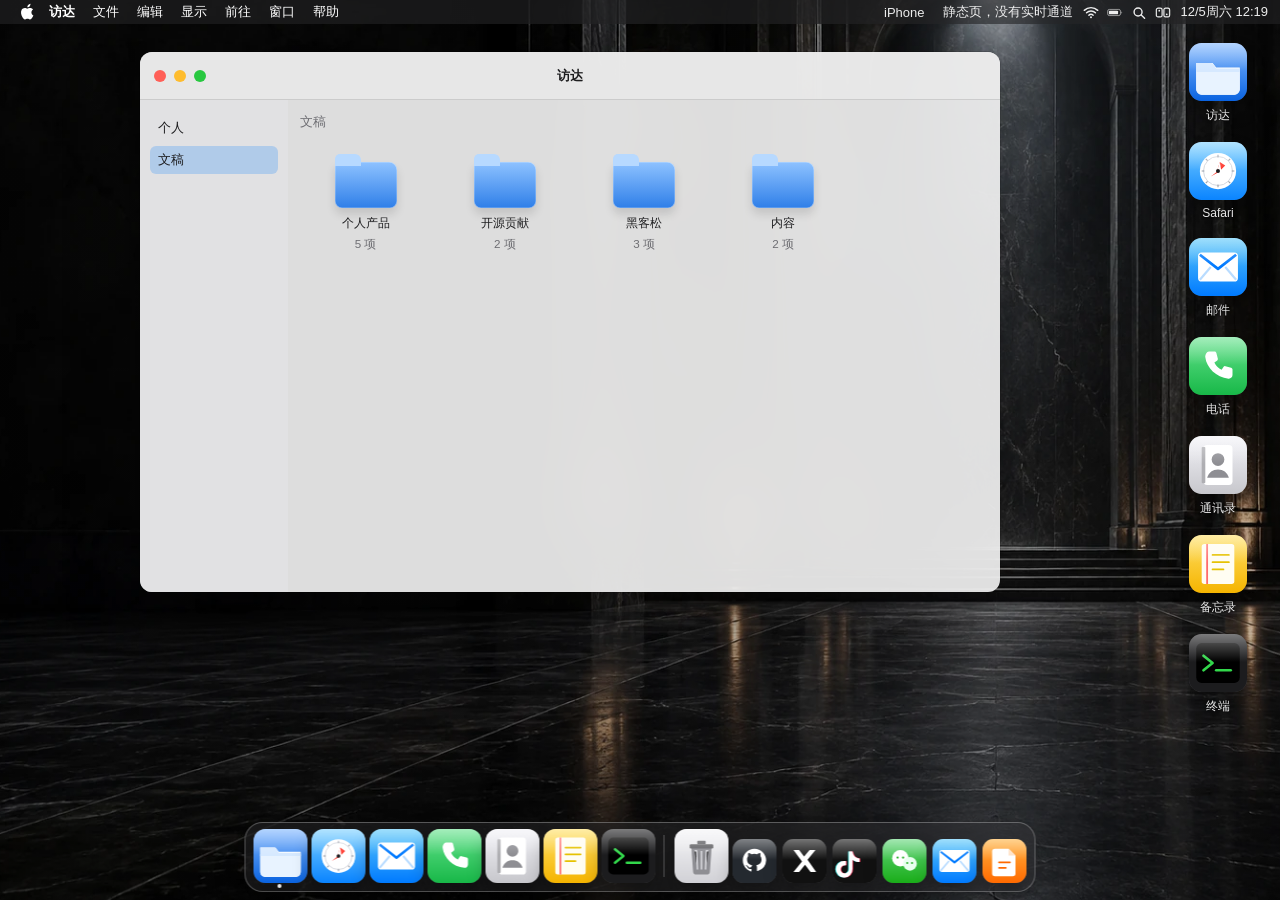
<file: index.html>
<!DOCTYPE html>
<html lang="zh-CN">
<head>
  <meta charset="UTF-8">
  <meta name="viewport" content="width=device-width, initial-scale=1">
  <title>剑室</title>
  <script>
    function phone() {
      var ua = navigator.userAgent || "";
      if (/iPhone|iPod|Android.+Mobile|Windows Phone/i.test(ua)) return true;
      var w = Math.min(screen.width || 1200, screen.height || 1200);
      if (/Android|iPad/i.test(ua) && w <= 900) return true;
      try { return matchMedia("(pointer: coarse) and (max-width: 820px)").matches; }
      catch (e) { return w <= 820; }
    }
    location.replace(phone() ? "phone.html?v=5" : "desktop.html?v=5");
  </script>
</head>
<body>
  <p><a href="desktop.html?desk=1">桌面</a> · <a href="phone.html">手机</a></p>
</body>
</html>
</file>
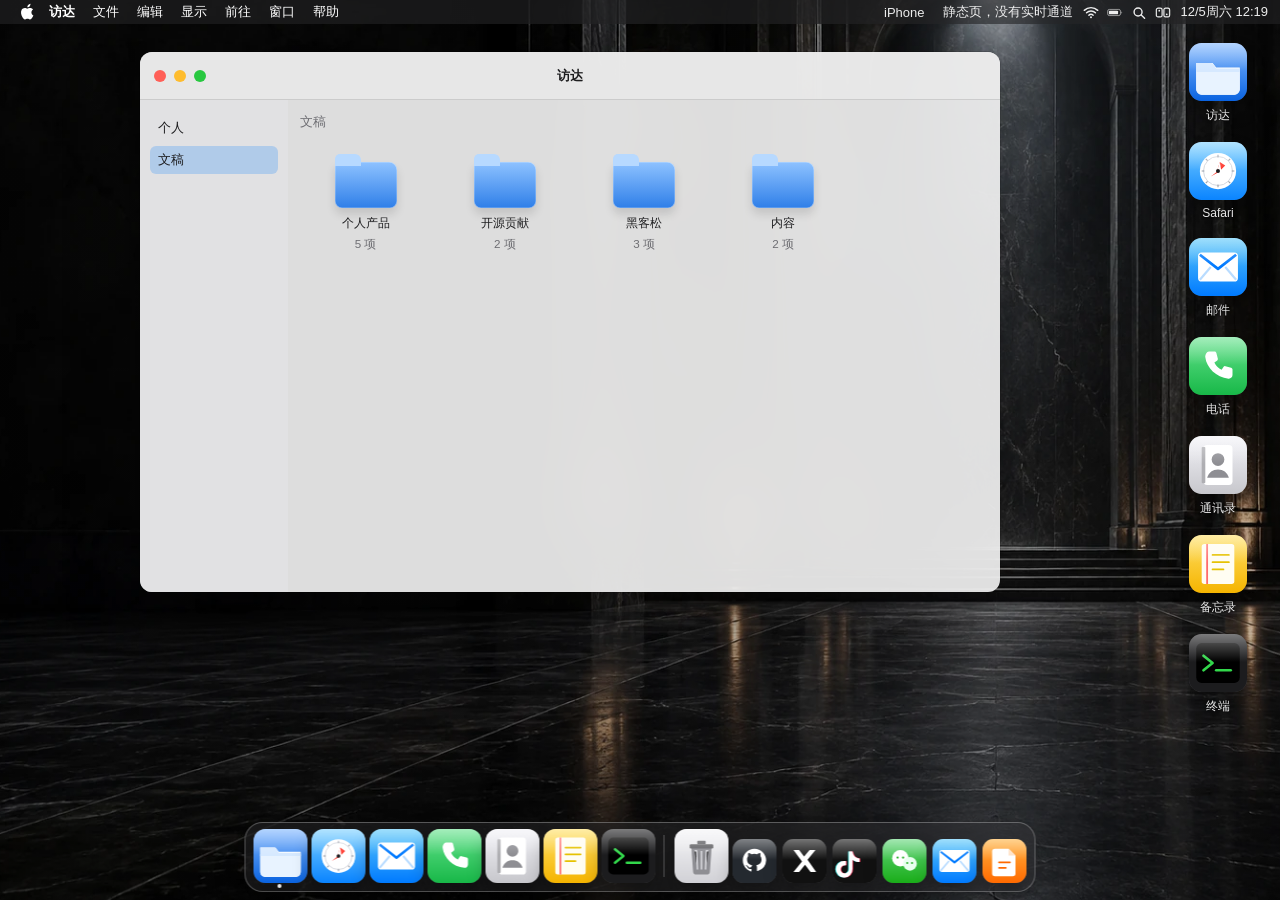
<file: desktop.html>
<!DOCTYPE html>
<html lang="zh-CN">
<head>
  <meta charset="UTF-8">
  <meta name="viewport" content="width=device-width, initial-scale=1">
  <title>杨锟的 Mac</title>
  <script>
    if (!/[?&]desk=1(?:&|$)/.test(location.search) && /iPhone|iPod|Android.+Mobile|Windows Phone/i.test(navigator.userAgent)) {
      location.replace("phone.html");
    }
  </script>
  <link rel="icon" href="images/favicon.ico">
  <link rel="stylesheet" href="desk.css">
</head>
<body>
  <div class="mac" data-presence>
    <header class="menubar">
      <div class="mb-left">
        <button type="button" class="mb-item mb-apple" data-menu="apple" aria-label="苹果菜单">
          <svg viewBox="0 0 20 24" aria-hidden="true"><path fill="currentColor" d="M15.2 12.6c0-2.6 2.1-3.9 2.2-4-1.2-1.8-3.1-2-3.8-2-1.6-.2-3.1.9-3.9.9-.8 0-2-.9-3.3-.9-1.7 0-3.3 1-4.2 2.5-1.8 3.1-.5 7.8 1.3 10.3.9 1.2 1.9 2.6 3.2 2.5 1.3-.1 1.8-.8 3.3-.8 1.5 0 1.9.8 3.3.8 1.4 0 2.3-1.3 3.1-2.5 1-1.5 1.4-2.9 1.4-3-.1 0-2.6-1.1-2.6-3.8z"/><path fill="currentColor" d="M12.9 4.2c.7-.9 1.2-2.1 1-3.3-1.1.1-2.3.7-3 1.6-.7.8-1.3 2-1.1 3.2 1.2.1 2.4-.6 3.1-1.5z"/></svg>
        </button>
        <button type="button" class="mb-item mb-appname" data-menu="app"><b class="appname">访达</b></button>
        <button type="button" class="mb-item" data-menu="file">文件</button>
        <button type="button" class="mb-item" data-menu="edit">编辑</button>
        <button type="button" class="mb-item" data-menu="view">显示</button>
        <button type="button" class="mb-item" data-menu="go">前往</button>
        <button type="button" class="mb-item" data-menu="window">窗口</button>
        <button type="button" class="mb-item" data-menu="help">帮助</button>
      </div>
      <div class="mb-right">
        <a class="mb-item mb-link" href="phone.html" title="切到 iPhone 版">iPhone</a>
        <span class="mb-presence" data-presence-label>连接中</span>
        <span class="mb-status" aria-hidden="true">
          <svg class="st-ic" viewBox="0 0 18 14"><path d="M1.4 4.6a11 11 0 0 1 15.2 0" fill="none" stroke="currentColor" stroke-width="1.6" stroke-linecap="round"/><path d="M4 7.4a7 7 0 0 1 10 0" fill="none" stroke="currentColor" stroke-width="1.6" stroke-linecap="round"/><path d="M6.6 10.1a3.2 3.2 0 0 1 4.8 0" fill="none" stroke="currentColor" stroke-width="1.6" stroke-linecap="round"/><circle cx="9" cy="12.4" r="1.1" fill="currentColor"/></svg>
          <svg class="st-ic st-battery" viewBox="0 0 26 14"><rect x="1" y="2" width="21" height="10" rx="3" fill="none" stroke="currentColor" stroke-width="1.3" opacity=".7"/><rect x="3" y="4" width="15" height="6" rx="1.5" fill="currentColor"/><path d="M23.5 5.2v3.6a2 2 0 0 0 0-3.6z" fill="currentColor" opacity=".7"/></svg>
          <svg class="st-ic" viewBox="0 0 16 14"><circle cx="7" cy="6.4" r="4.3" fill="none" stroke="currentColor" stroke-width="1.5"/><path d="M10.4 9.8 14 13.2" fill="none" stroke="currentColor" stroke-width="1.5" stroke-linecap="round"/></svg>
          <svg class="st-ic" viewBox="0 0 18 14"><rect x="1.5" y="2" width="6.5" height="10" rx="2" fill="none" stroke="currentColor" stroke-width="1.3"/><rect x="10" y="2" width="6.5" height="10" rx="2" fill="none" stroke="currentColor" stroke-width="1.3"/><circle cx="4.8" cy="5" r="1" fill="currentColor"/><circle cx="13.2" cy="9" r="1" fill="currentColor"/></svg>
        </span>
        <time class="clock"></time>
      </div>
    </header>
    <div class="desktop">
      <div class="desk-icons" aria-label="桌面项目"></div>
      <div class="windows"></div>
    </div>
    <nav class="dock" aria-label="程序坞"></nav>
    <div class="menu-pop" hidden></div>
    <div class="cursors"></div>
  </div>
  <script src="profile.js"></script>
  <script src="views.js"></script>
  <script src="icons.js"></script>
  <script src="presence-client.js"></script>
  <script src="shell.js"></script>
</body>
</html>
</file>
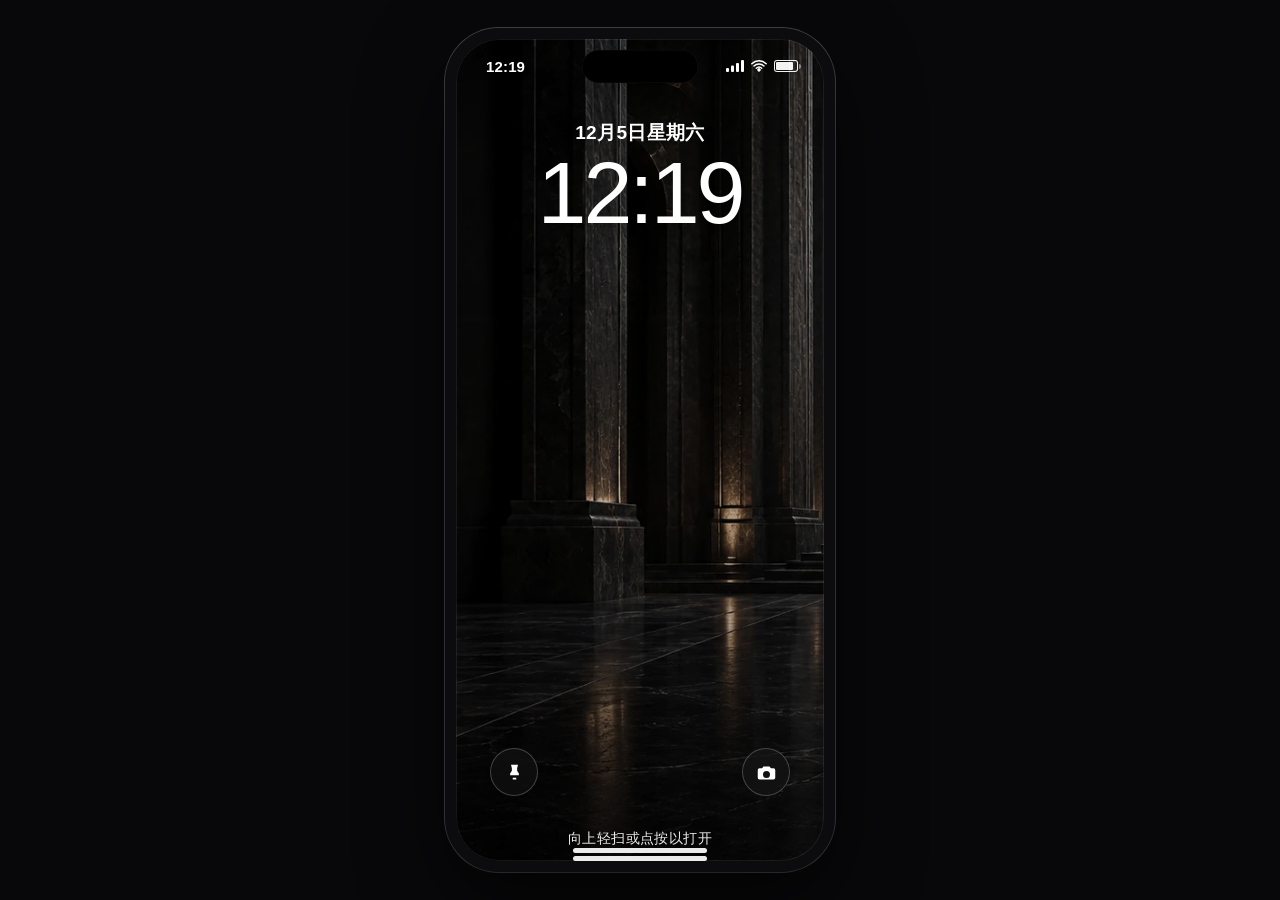
<file: phone.html>
<!DOCTYPE html>
<html lang="zh-CN">
<head>
  <meta charset="UTF-8">
  <meta name="viewport" content="width=device-width, initial-scale=1, viewport-fit=cover">
  <title>杨锟的 iPhone</title>
  <meta name="theme-color" content="#000">
  <link rel="icon" href="images/favicon.ico">
  <link rel="stylesheet" href="phone.css?v=5">
</head>
<body>
  <div class="device">
    <div class="phone" data-presence>
      <div class="wallpaper" aria-hidden="true"></div>

      <header class="status" id="status">
        <span class="status-time" data-time>9:41</span>
        <i class="island" aria-hidden="true"></i>
        <span class="glyphs" aria-hidden="true">
          <svg class="sig" viewBox="0 0 18 12"><rect x="0" y="8" width="3" height="4" rx="1"/><rect x="5" y="5.5" width="3" height="6.5" rx="1"/><rect x="10" y="3" width="3" height="9" rx="1"/><rect x="15" y="0" width="3" height="12" rx="1"/></svg>
          <svg class="wifi" viewBox="0 0 16 12"><path d="M8 11.2a1.3 1.3 0 1 0 0-2.6 1.3 1.3 0 0 0 0 2.6z"/><path d="M5.3 8.3a3.9 3.9 0 0 1 5.4 0" fill="none" stroke-width="1.5" stroke-linecap="round"/><path d="M3 6a7.2 7.2 0 0 1 10 0" fill="none" stroke-width="1.5" stroke-linecap="round"/><path d="M.8 3.7a10.4 10.4 0 0 1 14.4 0" fill="none" stroke-width="1.5" stroke-linecap="round"/></svg>
          <span class="batt"><b></b></span>
        </span>
      </header>

      <section class="lockscreen" id="lockscreen">
        <div class="lock-notice" aria-hidden="true"></div>
        <p class="lock-date" data-date></p>
        <p class="lock-time" data-time>9:41</p>
        <div class="lock-tools">
          <button type="button" class="orb" data-lock-tool="flashlight" aria-label="手电筒"></button>
          <button type="button" class="orb cam" data-lock-tool="camera" aria-label="相机"></button>
        </div>
        <div class="lock-unlock">
          <button type="button" class="unlock-btn" id="unlock-btn">向上轻扫或点按以打开</button>
        </div>
        <i class="homebar" aria-hidden="true"></i>
      </section>

      <main class="home" id="home">
        <p class="pill" data-presence-label>连接中</p>
        <div class="grid" id="grid"></div>
        <div class="pagedots" aria-hidden="true"><i class="on"></i><i></i></div>
        <nav class="dockbar" id="dockbar" aria-label="程序坞"></nav>
      </main>

      <div id="screens"></div>

      <div class="gesture-zone" id="gesture-zone" aria-hidden="true">
        <i class="homebar" id="home-indicator"></i>
      </div>
      <div class="cursors"></div>
    </div>
  </div>
  <script src="profile.js?v=5"></script>
  <script src="views.js?v=5"></script>
  <script src="icons.js?v=5"></script>
  <script src="presence-client.js?v=5"></script>
  <script src="phone.js?v=5"></script>
</body>
</html>
</file>
<file: desk.css>
* { box-sizing: border-box; }
html, body { margin: 0; height: 100%; overflow: hidden; }
body { font-family: -apple-system, BlinkMacSystemFont, "SF Pro Text", "PingFang SC", "Helvetica Neue", sans-serif; }
button, input { font: inherit; }
.mac {
  height: 100dvh;
  display: flex;
  flex-direction: column;
  color: #fff;
  background:
    linear-gradient(180deg, rgba(0,0,0,.15), rgba(0,0,0,.28)),
    url("images/longclaw-hall-v1.webp") center/cover no-repeat #1d3d73;
}
.menubar {
  height: 24px;
  flex: none;
  display: flex;
  align-items: center;
  justify-content: space-between;
  padding: 0 12px;
  background: rgba(36, 36, 38, .62);
  backdrop-filter: blur(22px) saturate(1.4);
  -webkit-backdrop-filter: blur(22px) saturate(1.4);
  font-size: 13px;
  z-index: 80;
}
.menuleft, .menuright { display: flex; align-items: center; gap: 16px; }
.menuright { gap: 12px; color: rgba(255,255,255,.92); }
.menubar a { color: inherit; text-decoration: none; }
.appname { font-weight: 680; }
.mark {
  width: 12px; height: 14px; border-radius: 6px 6px 7px 7px;
  background: #fff; display: inline-block; position: relative;
}
.mark::after {
  content: ""; position: absolute; right: -1px; top: -3px; width: 5px; height: 4px;
  border-radius: 4px; border: 1.4px solid #fff; border-left-color: transparent; transform: rotate(30deg);
}
.battery {
  width: 22px; height: 10px; border: 1px solid rgba(255,255,255,.85); border-radius: 2px; position: relative;
}
.battery::before { content: ""; position: absolute; inset: 1px 5px 1px 1px; background: #fff; border-radius: 1px; }
.battery::after { content: ""; position: absolute; right: -3px; top: 2px; width: 2px; height: 4px; background: rgba(255,255,255,.85); border-radius: 0 1px 1px 0; }
.desktop { position: relative; flex: 1; min-height: 0; }
.icons {
  position: absolute; top: 12px; right: 8px; z-index: 2;
  display: flex; flex-direction: column; gap: 16px;
}
.icons button, .dock button {
  appearance: none; background: transparent; border: 0; color: #fff; cursor: pointer; padding: 0;
}
.icons button { width: 92px; text-align: center; }
.icons span {
  display: block; margin-top: 4px; font-size: 12px; line-height: 1.25;
  text-shadow: 0 1px 2px rgba(0,0,0,.85);
}
.app-icon {
  width: 58px; height: 58px; margin: 0 auto; border-radius: 14px;
  display: grid; place-items: center;
  box-shadow: 0 10px 18px rgba(0,0,0,.28), inset 0 0 0 1px rgba(255,255,255,.18);
}
.app-icon svg { width: 32px; height: 32px; }
.windows { position: absolute; inset: 0; }
.win {
  position: absolute; min-width: 320px; min-height: 220px;
  display: flex; flex-direction: column; color: #1d1d1f;
  background: rgba(246,246,246,.9);
  border-radius: 12px; overflow: hidden;
  box-shadow: 0 22px 70px rgba(0,0,0,.38), 0 0 0 .5px rgba(0,0,0,.25);
  backdrop-filter: blur(28px) saturate(1.3);
}
.win.min { display: none; }
.win.max { left: 8px !important; right: 8px; top: 8px !important; bottom: 86px; width: auto !important; height: auto !important; }
.titlebar {
  height: 48px; flex: none; display: grid; grid-template-columns: 78px 1fr 78px; align-items: center;
  border-bottom: .5px solid rgba(0,0,0,.12); cursor: grab; user-select: none;
  background: rgba(236,236,236,.72);
}
.titlebar h2 { margin: 0; text-align: center; font-size: 13px; font-weight: 600; }
.lights { display: flex; gap: 8px; padding-left: 14px; }
.lights button {
  width: 12px; height: 12px; border-radius: 50%; border: 0; padding: 0; cursor: pointer;
  color: rgba(0,0,0,.55); font-size: 9px; line-height: 12px;
}
.lights [data-act="close"] { background: #ff5f57; }
.lights [data-act="min"] { background: #febc2e; }
.lights [data-act="max"] { background: #28c840; }
.titlebar:hover [data-act="close"]::after { content: "×"; }
.titlebar:hover [data-act="min"]::after { content: "–"; }
.titlebar:hover [data-act="max"]::after { content: "+"; }
.win-body { flex: 1; min-height: 0; overflow: auto; padding: 16px 18px 18px; font-size: 14px; line-height: 1.55; }
.win-body a { color: #007aff; }
.lede { margin: 0 0 8px; font-size: 22px; font-weight: 650; letter-spacing: -.02em; }
.facts { display: grid; grid-template-columns: 1fr 1fr; gap: 12px 18px; margin: 16px 0 0; }
.facts div { border-top: .5px solid rgba(0,0,0,.12); padding-top: 8px; }
.facts dt { color: #6e6e73; font-size: 12px; }
.facts dd { margin: 2px 0 0; }
.finder { display: grid; grid-template-columns: 148px 1fr; height: 100%; margin: -16px -18px; min-height: 280px; }
.finder aside { background: rgba(226,226,228,.85); padding: 14px 10px; display: flex; flex-direction: column; gap: 4px; font-size: 13px; }
.finder aside span, .finder aside b { padding: 4px 8px; border-radius: 6px; font-weight: 500; }
.finder aside .on { background: rgba(0,122,255,.22); }
.finder .pane { padding: 12px; overflow: auto; }
.works { list-style: none; margin: 0; padding: 0; }
.works li { display: flex; gap: 10px; align-items: center; padding: 8px; border-radius: 8px; }
.works li:hover { background: rgba(0,122,255,.08); }
.works img { width: 32px; height: 32px; border-radius: 8px; background: #eee; object-fit: cover; }
.works p { margin: 2px 0 0; color: #6e6e73; font-size: 12px; }
.contact { display: grid; grid-template-columns: 1fr 150px; gap: 16px; }
.chips { display: flex; flex-wrap: wrap; gap: 8px; }
.chip { text-decoration: none; background: #fff; border-radius: 999px; padding: 5px 10px; box-shadow: inset 0 0 0 .5px rgba(0,0,0,.15); }
.contact img { width: 150px; border-radius: 12px; }
.contact figcaption { text-align: center; color: #6e6e73; font-size: 12px; }
.is-term { padding: 0; background: #1e1e1e; color: #f2f2f2; }
.term { height: 100%; min-height: 240px; display: flex; flex-direction: column; font-family: ui-monospace, "SF Mono", Menlo, monospace; font-size: 13px; }
.term pre { flex: 1; margin: 0; padding: 12px 14px; white-space: pre-wrap; }
.term form { display: flex; gap: 8px; align-items: center; padding: 0 14px 12px; }
.term .prompt { color: #39ff78; }
.term input { flex: 1; background: transparent; border: 0; color: #fff; outline: none; }
.term button { display: none; }
.grip { position: absolute; right: 0; bottom: 0; width: 16px; height: 16px; cursor: nwse-resize; }
.dock {
  position: absolute; left: 50%; bottom: 8px; transform: translateX(-50%);
  display: flex; align-items: flex-end; gap: 6px; z-index: 70;
  padding: 6px 8px 8px; border-radius: 18px;
  background: rgba(48, 48, 52, .42);
  border: .5px solid rgba(255,255,255,.28);
  backdrop-filter: blur(22px) saturate(1.5);
  box-shadow: 0 10px 30px rgba(0,0,0,.28);
}
.dock .app-icon { width: 52px; height: 52px; border-radius: 12px; }
.dock button { position: relative; width: 52px; }
.dock button[data-open="true"]::after {
  content: ""; position: absolute; left: 50%; bottom: -5px; width: 4px; height: 4px;
  border-radius: 50%; background: rgba(255,255,255,.9); transform: translateX(-50%);
}
.dock .sep { width: 1px; align-self: stretch; margin: 6px 4px; background: rgba(255,255,255,.28); }
.cursors { position: absolute; inset: 0; pointer-events: none; z-index: 90; }
.cursor { position: absolute; transform: translate(-2px, -2px); }
.cursor i { display: block; width: 14px; height: 16px; background: var(--c, #fff); clip-path: polygon(0 0, 100% 70%, 58% 70%, 78% 100%, 62% 100%, 42% 70%, 0 70%); }
.cursor b { display: inline-block; margin-left: 12px; font-size: 11px; font-weight: 600; color: #111; background: var(--c, #fff); border-radius: 999px; padding: 1px 6px; }

.app-icon { position: relative; overflow: hidden; }
.app-icon::after { content: ""; position: absolute; left: 0; right: 0; top: 0; height: 48%; background: linear-gradient(180deg, rgba(255,255,255,.42), rgba(255,255,255,0)); }
.finder aside button { text-align: left; background: transparent; border: 0; border-radius: 6px; padding: 5px 8px; color: inherit; cursor: pointer; }
.finder aside button.on { background: rgba(0,122,255,.22); }
.works li em { margin-left: auto; color: #8e8e93; font-style: normal; font-size: 12px; }
.file-badge { width: 32px; height: 32px; border-radius: 8px; display: grid; place-items: center; background: #e8e8ed; color: #1d1d1f; }
.notes { display: flex; flex-direction: column; gap: 10px; }
.note { background: #fff; border-radius: 10px; padding: 12px 14px; box-shadow: inset 0 0 0 .5px rgba(0,0,0,.06); }
.note h3 { margin: 0 0 4px; font-size: 15px; }
.note p { margin: 0; color: #3a3a3c; }
.safari-bar { height: 36px; margin: -16px -18px 12px; display: flex; align-items: center; padding: 0 14px; background: #f3f3f5; border-bottom: .5px solid rgba(0,0,0,.08); color: #6e6e73; }
.marks { list-style: none; margin: 0; padding: 0; }
.marks a { display: flex; justify-content: space-between; gap: 12px; padding: 10px 4px; border-bottom: .5px solid rgba(0,0,0,.08); text-decoration: none; color: inherit; }
.marks b { color: #007aff; }
.marks span { color: #6e6e73; }
.fine { color: #6e6e73; font-size: 13px; }
.dock button.social .app-icon { width: 44px; height: 44px; border-radius: 11px; }
.dock button.social { width: 44px; }

.is-finder, .is-safari, .is-term { padding: 0; display: flex; flex-direction: column; }
.finder, .browser, .term { flex: 1; min-height: 0; }
.finder { display: grid; grid-template-columns: 148px 1fr; height: 100%; margin: 0; }
.pane { padding: 16px 18px; overflow: auto; }
.filegrid { display: grid; grid-template-columns: repeat(auto-fill, minmax(112px, 1fr)); gap: 14px 8px; }
.file { background: transparent; border: 0; color: inherit; cursor: pointer; text-align: center; padding: 8px 4px; border-radius: 10px; }
.file:hover { background: rgba(0,122,255,.1); }
.file img, .file .file-badge { width: 52px; height: 52px; margin: 0 auto 6px; display: grid; place-items: center; }
.file b { display: block; font-size: 12px; font-weight: 560; }
.file small { color: #6e6e73; }
.folder { width: 62px; height: 46px; margin: 8px auto 6px; display: block; position: relative; border-radius: 3px 8px 7px 7px; background: linear-gradient(180deg, #8ec2ff, #2f7fe8); box-shadow: inset 0 0 0 .5px rgba(255,255,255,.4), 0 6px 10px rgba(0,0,0,.12); }
.folder::before { content: ""; position: absolute; left: 0; top: -8px; width: 26px; height: 12px; border-radius: 5px 6px 0 0; background: #b7d9ff; }
.crumbs { display: flex; gap: 6px; align-items: center; margin: 0 0 14px; color: #6e6e73; font-size: 13px; }
.crumbs button { border: 0; background: transparent; color: #007aff; cursor: pointer; padding: 0; }
.project { display: flex; gap: 16px; align-items: flex-start; background: #fff; border-radius: 12px; padding: 16px; }
.project img, .project .file-badge { width: 64px; height: 64px; border-radius: 14px; }
.project h3 { margin: 0 0 6px; }
.project p { margin: 0 0 10px; color: #3a3a3c; }
.browser { display: flex; flex-direction: column; background: #fff; }
.tabbar { display: flex; gap: 4px; padding: 6px 8px 0; background: #e4e4e6; overflow: auto; }
.tab { border: 0; background: transparent; border-radius: 8px 8px 0 0; padding: 6px 12px; color: #333; cursor: pointer; }
.tab.on { background: #fff; }
.toolbar { display: flex; gap: 8px; align-items: center; padding: 8px 10px; background: #f3f3f5; border-bottom: .5px solid rgba(0,0,0,.08); }
.toolbar button { width: 28px; height: 28px; border-radius: 50%; border: 0; background: #fff; cursor: pointer; }
.url { flex: 1; background: #fff; border-radius: 8px; padding: 6px 10px; font-size: 12px; color: #333; overflow: hidden; white-space: nowrap; }
.viewport { flex: 1; min-height: 0; background: #fff; }
.viewport iframe { width: 100%; height: 100%; border: 0; }
.start { padding: 8px 4px 12px; }
.marks button { width: 100%; display: flex; justify-content: space-between; gap: 12px; background: transparent; border: 0; border-bottom: .5px solid rgba(0,0,0,.08); padding: 10px 4px; cursor: pointer; text-align: left; }
.chip { cursor: pointer; }
.icons .app-icon { width: 68px; height: 68px; border-radius: 16px; }
.dock .app-icon { width: 54px; height: 54px; }

.blocked { padding: 48px 28px; }
.blocked a { color: #007aff; }

.app-icon { border-radius: 22%; }
.addr, .mailapp { display: grid; grid-template-columns: 180px 1fr; height: 100%; min-height: 420px; margin: -16px -18px; }
.addr aside, .mailapp aside { background: rgba(232,232,234,.9); padding: 10px; display: flex; flex-direction: column; gap: 4px; }
.addr aside button, .mailapp aside button, .mail-list button { display: flex; gap: 8px; align-items: center; text-align: left; border: 0; background: transparent; border-radius: 8px; padding: 6px 8px; cursor: pointer; color: inherit; }
.addr aside button.on, .mailapp aside button.on, .mail-list button.on { background: rgba(0,122,255,.18); }
.addr aside b, .who .orb, .call-screen .orb { width: 28px; height: 28px; border-radius: 50%; display: grid; place-items: center; background: #8e8e93; color: #fff; }
.who { padding: 28px; }
.who .orb, .call-screen .orb { width: 84px; height: 84px; font-size: 32px; margin-bottom: 8px; background: linear-gradient(#7eb6ff,#1d6fe8); }
.who figure img { width: 140px; border-radius: 12px; }
.mailapp { grid-template-columns: 150px 220px 1fr; }
.mail-list { border-right: .5px solid rgba(0,0,0,.08); overflow: auto; }
.mail-list button { flex-direction: column; align-items: flex-start; width: 100%; }
.mail-main { padding: 16px 18px; overflow: auto; }
.compose { display: flex; flex-direction: column; gap: 8px; }
.compose input, .compose textarea { width: 100%; border: .5px solid rgba(0,0,0,.15); border-radius: 8px; padding: 8px; }
.compose textarea { min-height: 180px; }
.dialer { min-height: 480px; display: flex; align-items: center; justify-content: center; background: #111; color: #fff; margin: -16px -18px; }
.keypad, .call-screen { text-align: center; }
.keys { display: grid; grid-template-columns: repeat(3, 64px); gap: 10px; justify-content: center; margin: 12px 0; }
.keys button, .call-go, .call-actions button { border: 0; border-radius: 50%; width: 64px; height: 64px; background: #2c2c2e; color: #fff; cursor: pointer; }
.call-go { width: auto; border-radius: 999px; padding: 0 18px; background: #30d158; }
.call-actions { display: flex; gap: 18px; justify-content: center; margin-top: 18px; }
.hang { background: #ff453a !important; }
.call-screen .orb { margin: 0 auto 10px; }

.app-icon svg { width: 100%; height: 100%; display: block; }
.app-icon { background: transparent; }

.mb-left, .mb-right { display: flex; align-items: center; gap: 2px; min-width: 0; }
.mb-right { gap: 10px; margin-left: auto; color: rgba(255,255,255,.92); }
.mb-item { appearance: none; background: transparent; border: 0; color: inherit; font: inherit; padding: 2px 8px; border-radius: 4px; }
.mb-item:hover, .mb-item:focus-visible { background: rgba(255,255,255,.16); }
.mb-apple svg { width: 15px; height: 18px; display: block; }
.mb-appname { font-weight: 650; padding-left: 4px; }
.mb-link { text-decoration: none; }
.mb-status { display: flex; align-items: center; gap: 8px; }
.st-ic { width: 16px; height: 13px; display: block; }
.desk-icons { position: absolute; top: 18px; right: 16px; display: flex; flex-direction: column; gap: 16px; z-index: 2; }
.desk-icons button, .dock button { appearance: none; background: transparent; border: 0; color: #fff; cursor: pointer; }
.desk-icons button { width: 92px; text-align: center; }
.desk-icons span { display: block; margin-top: 6px; font-size: 12px; text-shadow: 0 1px 2px rgba(0,0,0,.7); }
</file>
<file: phone.css>
/* ============================================================
   剑室 · iPhone
   锁屏 / 主屏 / 全屏 App 的原生界面
   ============================================================ */
:root {
  --ink: #1c1c1e;
  --ink-2: #6e6e73;
  --ink-3: #aeaeb2;
  --blue: #0a84ff;
  --green: #30d158;
  --red: #ff453a;
  --line: rgba(60, 60, 67, .16);
  --bg: #f2f2f7;
  --card: #fff;
  --font: -apple-system, BlinkMacSystemFont, "SF Pro Text", "PingFang SC", "Helvetica Neue", sans-serif;
  --mono: "SF Mono", ui-monospace, Menlo, monospace;
  --safe-top: env(safe-area-inset-top, 0px);
  --status-h: 54px;
}
* { box-sizing: border-box; -webkit-tap-highlight-color: transparent; }
html, body { margin: 0; height: 100%; }
body {
  font-family: var(--font);
  color: var(--ink);
  background: #08080a;
  overflow: hidden;
}
button, input, textarea { font: inherit; color: inherit; }
button { cursor: pointer; }
button:focus-visible, a:focus-visible, input:focus-visible { outline: 2px solid var(--blue); outline-offset: 2px; }
.hidden { display: none !important; }

.device { height: 100dvh; display: grid; place-items: center; }
.phone {
  position: relative;
  width: 100%; height: 100%;
  overflow: hidden;
  color: #fff;
  background: #000;
  isolation: isolate;
}
@media (min-width: 900px) {
  .device { padding: 24px 0; }
  .phone {
    width: 390px; height: 844px; border-radius: 54px;
    border: 11px solid #0c0c0e;
    box-shadow: 0 30px 80px rgba(0, 0, 0, .6), inset 0 0 0 2px #2a2a2e, 0 0 0 1px #444;
  }
  .phone::after {
    content: ""; position: absolute; inset: 0; border-radius: 43px;
    box-shadow: inset 0 0 0 1px rgba(255, 255, 255, .08); pointer-events: none; z-index: 999;
  }
}
.wallpaper {
  position: absolute; inset: 0; z-index: 0;
  background:
    linear-gradient(180deg, rgba(0, 0, 0, .28), rgba(0, 0, 0, .05) 26%, rgba(0, 0, 0, .18) 62%, rgba(0, 0, 0, .5)),
    url("images/longclaw-hall-v1.webp") center center / cover no-repeat #14161c;
  transform: scale(1.04);
}

/* ---------- 状态栏 ---------- */
.status {
  position: absolute; top: 0; left: 0; right: 0;
  height: var(--status-h);
  padding: 0 26px 0 30px;
  display: flex; align-items: center; justify-content: space-between;
  z-index: 900; pointer-events: none;
  color: #fff;
  font-size: 15px; font-weight: 700; letter-spacing: .01em;
  font-variant-numeric: tabular-nums;
  transition: color .32s ease;
}
.status-time { min-width: 54px; }
.island {
  position: absolute; left: 50%; top: 11px;
  width: 116px; height: 33px; transform: translateX(-50%);
  background: #000; border-radius: 20px;
  box-shadow: inset 0 0 0 .5px rgba(255, 255, 255, .06);
}
.glyphs { display: flex; align-items: center; gap: 7px; min-width: 76px; justify-content: flex-end; }
.glyphs svg { display: block; fill: currentColor; }
.glyphs .wifi { stroke: currentColor; }
.glyphs .sig { width: 18px; height: 12px; }
.glyphs .wifi { width: 16px; height: 12px; }
.batt {
  position: relative; width: 24px; height: 12px; border-radius: 3px;
  box-shadow: inset 0 0 0 1px currentColor; opacity: .95;
}
.batt b {
  position: absolute; left: 2px; top: 2px; bottom: 2px; width: 17px;
  border-radius: 1px; background: currentColor;
}
.batt::after {
  content: ""; position: absolute; right: -3px; top: 3.5px;
  width: 2px; height: 5px; border-radius: 0 2px 2px 0;
  background: currentColor; opacity: .5;
}
.phone.is-ink .status { color: var(--ink); }

/* ---------- 锁屏 ---------- */
.lockscreen {
  position: absolute; inset: 0; z-index: 800;
  display: flex; flex-direction: column; align-items: center;
  padding: calc(var(--safe-top) + 9vh) 24px 0;
  text-align: center;
  color: #fff;
  background: linear-gradient(180deg, rgba(0, 0, 0, .14), rgba(0, 0, 0, 0) 34%, rgba(0, 0, 0, .28));
  transition: opacity .5s ease, transform .55s cubic-bezier(.32, .72, .25, 1), filter .5s ease;
  touch-action: none;
}
.lockscreen.out {
  opacity: 0; transform: translateY(-6%) scale(1.06); filter: blur(6px);
  pointer-events: none;
}
.lockscreen.dragging { transition: none; }
.lock-notice {
  width: 0; height: 0; opacity: 0;
}
.lock-date {
  margin: 0; font-size: 19px; font-weight: 600; letter-spacing: .02em;
  text-shadow: 0 1px 12px rgba(0, 0, 0, .4);
}
.lock-time {
  margin: 2px 0 0;
  font-size: clamp(76px, 21vw, 88px); font-weight: 300; line-height: 1.02;
  letter-spacing: -.035em; font-variant-numeric: tabular-nums;
  text-shadow: 0 4px 26px rgba(0, 0, 0, .45);
}
.lock-tools {
  margin-top: auto; width: 100%;
  display: flex; justify-content: space-between; padding: 0 10px;
}
.orb {
  width: 48px; height: 48px; border-radius: 50%; padding: 0;
  background: rgba(28, 28, 30, .42); border: .5px solid rgba(255, 255, 255, .22);
  backdrop-filter: blur(14px) saturate(1.3);
  display: grid; place-items: center;
  color: #fff;
}
.orb::before {
  content: ""; width: 21px; height: 21px;
  background: currentColor;
  -webkit-mask: var(--orb-icon) center/contain no-repeat;
  mask: var(--orb-icon) center/contain no-repeat;
}
.orb[data-lock-tool="flashlight"] { --orb-icon: url("data:image/svg+xml,%3Csvg xmlns='http://www.w3.org/2000/svg' viewBox='0 0 24 24'%3E%3Cpath d='M8 3h8l-1 4v3l2 3v2H7v-2l2-3V7L8 3zm2 15h4v2h-4z'/%3E%3C/svg%3E"); }
.orb.cam { --orb-icon: url("data:image/svg+xml,%3Csvg xmlns='http://www.w3.org/2000/svg' viewBox='0 0 24 24'%3E%3Cpath d='M4 7h3l1.5-2h7L17 7h3a2 2 0 0 1 2 2v9a2 2 0 0 1-2 2H4a2 2 0 0 1-2-2V9a2 2 0 0 1 2-2zm8 3.2a4 4 0 1 0 0 8 4 4 0 0 0 0-8z'/%3E%3C/svg%3E"); }
.orb.flash {
  animation: orb-flash 1.8s ease forwards;
}
@keyframes orb-flash {
  0%, 100% { background: rgba(28, 28, 30, .42); box-shadow: none; }
  20%, 80% { background: rgba(255, 245, 210, .85); box-shadow: 0 0 60px 30px rgba(255, 240, 190, .55); }
}
.lock-unlock { margin: 26px 0 0; }
.unlock-btn {
  border: 0; background: transparent; color: rgba(255, 255, 255, .92);
  font-size: 14px; font-weight: 500; letter-spacing: .03em; padding: 8px 14px;
  text-shadow: 0 1px 8px rgba(0, 0, 0, .6);
  animation: breathe 2.8s ease-in-out infinite;
}
@keyframes breathe { 0%, 100% { opacity: .55; } 50% { opacity: 1; } }

/* ---------- Home 指示条 ---------- */
.homebar {
  width: 134px; height: 5px; border-radius: 99px;
  background: rgba(255, 255, 255, .92);
  display: block;
  transition: background .3s ease, transform .2s ease;
}
.phone.is-ink .homebar { background: rgba(0, 0, 0, .85); }

/* ---------- 主屏 ---------- */
.home {
  position: absolute; inset: 0; z-index: 10;
  padding: calc(var(--safe-top) + var(--status-h) + 12px) 18px 0;
  display: flex; flex-direction: column;
  opacity: 0; transform: scale(1.06);
  transition: opacity .45s ease .08s, transform .55s cubic-bezier(.32, .72, .25, 1) .08s;
  pointer-events: none;
}
.phone.is-unlocked .home { opacity: 1; transform: scale(1); pointer-events: auto; }
.pill {
  align-self: center; margin: 0 0 14px;
  max-width: 86%; width: max-content;
  background: rgba(20, 20, 22, .34); border: .5px solid rgba(255, 255, 255, .14);
  border-radius: 999px; padding: 5px 13px;
  font-size: 12px; font-weight: 500; color: rgba(255, 255, 255, .92);
  backdrop-filter: blur(14px) saturate(1.3);
  white-space: nowrap; overflow: hidden; text-overflow: ellipsis;
}
.grid {
  display: grid; grid-template-columns: repeat(4, 1fr);
  gap: 22px 6px; align-content: start;
}
.app-btn {
  appearance: none; background: transparent; border: 0; padding: 0; color: #fff;
  display: flex; flex-direction: column; align-items: center; gap: 7px;
  transition: transform .18s cubic-bezier(.2, .9, .2, 1);
}
.app-btn:active { transform: scale(.86); }
.app-btn > span:last-child {
  font-size: 11.5px; font-weight: 500; line-height: 1.15;
  text-shadow: 0 1px 3px rgba(0, 0, 0, .85);
  white-space: nowrap;
}
.app-icon {
  width: 60px; height: 60px; border-radius: 14px;
  display: grid; place-items: center; overflow: hidden;
  position: relative;
  box-shadow: 0 7px 16px rgba(0, 0, 0, .34), inset 0 0 0 .5px rgba(255, 255, 255, .2);
}
.app-icon svg { width: 100%; height: 100%; display: block; }
.app-icon::after {
  content: ""; position: absolute; inset: 0 0 55% 0;
  background: linear-gradient(180deg, rgba(255, 255, 255, .34), rgba(255, 255, 255, 0));
  pointer-events: none;
}
.pagedots {
  display: flex; gap: 7px; justify-content: center; margin-top: auto;
  padding-bottom: 14px;
}
.pagedots i {
  width: 7px; height: 7px; border-radius: 50%;
  background: rgba(255, 255, 255, .35);
}
.pagedots i.on { background: rgba(255, 255, 255, .9); }
.dockbar {
  margin: 0 -6px calc(20px + env(safe-area-inset-bottom, 0px));
  height: 90px; flex: none;
  display: flex; align-items: center; justify-content: space-around;
  border-radius: 30px;
  background: rgba(255, 255, 255, .17);
  border: .5px solid rgba(255, 255, 255, .25);
  backdrop-filter: blur(24px) saturate(1.5);
  -webkit-backdrop-filter: blur(24px) saturate(1.5);
  box-shadow: inset 0 1px 0 rgba(255, 255, 255, .16);
}
.dockbar .app-btn > span:last-child {
  position: absolute; width: 1px; height: 1px; overflow: hidden; clip: rect(0 0 0 0);
}
.dockbar .app-icon { width: 58px; height: 58px; border-radius: 13px; }

/* ---------- 全屏 App 视图 ---------- */
#screens { position: absolute; inset: 0; z-index: 100; pointer-events: none; }
.scr {
  position: absolute; inset: 0;
  display: flex; flex-direction: column;
  background: var(--bg); color: var(--ink);
  transform: translate3d(100%, 0, 0);
  opacity: 0;
  pointer-events: none;
  overflow: hidden;
  transition: transform .38s cubic-bezier(.32, .72, .25, 1), opacity .24s ease, border-radius .38s ease;
  will-change: transform;
}
.scr.open { transform: translate3d(0, 0, 0); opacity: 1; pointer-events: auto; }
.scr.under {
  transform: translate3d(-16%, 0, 0) scale(.97);
  opacity: .6; border-radius: 28px;
}
/* 从图标位置放大启动 */
.scr.zoom {
  transform-origin: 0 0;
  transform: translate3d(var(--launch-x, 50%), var(--launch-y, 70%), 0)
             scale(var(--launch-sx, .15), var(--launch-sy, .07));
  border-radius: var(--launch-r, 22px);
  transition: transform .48s cubic-bezier(.2, .9, .2, 1), opacity .28s ease, border-radius .48s ease;
}
.scr.zoom.open { transform: translate3d(0, 0, 0) scale(1); border-radius: 0; }
.scr.zoom.under { transform: translate3d(-16%, 0, 0) scale(.97); border-radius: 28px; opacity: .6; }
.scr.prelaunch { transition: none !important; }
.scr.closing { pointer-events: none; }

/* 导航栏 */
.nav {
  flex: none;
  padding: calc(var(--safe-top) + var(--status-h)) 12px 8px;
  min-height: calc(var(--safe-top) + var(--status-h) + 44px);
  display: grid; grid-template-columns: 1fr auto 1fr; align-items: end;
  background: rgba(249, 249, 251, .82);
  backdrop-filter: blur(20px) saturate(1.5);
  -webkit-backdrop-filter: blur(20px) saturate(1.5);
  border-bottom: .5px solid var(--line);
  z-index: 4;
}
.nav .back, .nav .nav-act {
  appearance: none; background: transparent; border: 0; padding: 4px 2px;
  color: var(--blue); font-size: 16px; font-weight: 400;
  display: flex; align-items: center; gap: 2px; white-space: nowrap;
}
.nav .back { justify-self: start; }
.nav .nav-act { justify-self: end; }
.nav .back .chev { font-size: 26px; line-height: .8; font-weight: 300; margin-top: -2px; }
.nav .ttl { font-size: 16.5px; font-weight: 650; letter-spacing: .01em; }
.nav.transparent {
  background: transparent; border-bottom-color: transparent; backdrop-filter: none;
  color: #fff;
}
.nav.transparent .ttl { color: #fff; }
.nav.transparent .back, .nav.transparent .nav-act { color: #fff; }

.scr-body {
  flex: 1; min-height: 0; overflow-y: auto; overflow-x: hidden;
  padding: 0 0 46px;
  overscroll-behavior: contain;
  -webkit-overflow-scrolling: touch;
}
.scr-body::-webkit-scrollbar { display: none; }
.big-title {
  margin: 0; padding: 14px 20px 4px;
  font-size: 32px; font-weight: 800; letter-spacing: -.02em; line-height: 1.2;
}
.glabel {
  margin: 16px 20px 7px; font-size: 12.5px; color: var(--ink-2);
  text-transform: uppercase; letter-spacing: .04em;
}
.glabel.plain { text-transform: none; letter-spacing: 0; }
.lede { margin: 4px 20px 14px; font-size: 15px; line-height: 1.5; color: var(--ink-2); }
.fine { color: var(--ink-2); font-size: 13px; }

/* 分组卡片列表 */
.glist {
  margin: 0 16px; background: var(--card); border-radius: 13px; overflow: hidden;
}
.grow {
  display: flex; align-items: center; gap: 12px;
  width: 100%; padding: 11px 15px;
  background: transparent; border: 0; text-align: left; color: var(--ink);
  position: relative; min-height: 52px;
  transition: background .15s ease;
}
.grow:active { background: rgba(0, 0, 0, .05); }
.grow + .grow::before, .glist > * + *::before {
  content: ""; position: absolute; top: 0; left: 54px; right: 0; height: .5px;
  background: var(--line);
}
.grow .chev { margin-left: auto; color: var(--ink-3); font-size: 19px; flex: none; line-height: 1; }
.grow .col { flex: 1; min-width: 0; }
.grow .fn { display: block; font-size: 16px; font-weight: 500; line-height: 1.35; }
.grow .fmeta { display: block; font-size: 12.5px; color: var(--ink-2); margin-top: 2px; }
.grow .lead {
  width: 32px; height: 32px; border-radius: 8px; flex: none;
  display: grid; place-items: center; color: #fff; font-size: 15px; font-weight: 600;
  background: linear-gradient(150deg, #6ea8ff, #1d6fe8);
}
.grow .lead.grey { background: linear-gradient(150deg, #c7c7cc, #8e8e93); }
.grow .lead img { width: 100%; height: 100%; object-fit: cover; border-radius: 8px; }
.grow .kv {
  margin-left: auto; color: var(--ink-2); font-size: 15px; flex: none;
  max-width: 55%; overflow: hidden; text-overflow: ellipsis; white-space: nowrap;
}
.grow .kv.blue { color: var(--blue); }
.glist .grow:only-child::before { display: none; }

/* 搜索框 */
.search-pill {
  margin: 6px 16px 12px; padding: 9px 14px;
  background: rgba(118, 118, 128, .12); border-radius: 11px;
  display: flex; align-items: center; gap: 8px;
  color: var(--ink-3); font-size: 15px;
}
.search-pill svg { width: 17px; height: 17px; flex: none; }
.search-pill input {
  flex: 1; min-width: 0; border: 0; background: transparent; outline: none;
  font-size: 15px; color: var(--ink);
}
.search-pill input::placeholder { color: var(--ink-3); }

/* 胶囊按钮 */
.chips { display: flex; flex-wrap: wrap; gap: 8px; padding: 4px 0; }
.chip {
  appearance: none; border: 0; border-radius: 999px;
  padding: 9px 15px; font-size: 14px; font-weight: 500;
  background: rgba(10, 132, 255, .12); color: var(--blue);
  text-decoration: none;
}
.chip:active { background: rgba(10, 132, 255, .24); }
.chip.solid { background: var(--blue); color: #fff; }
.chip.grey { background: rgba(118, 118, 128, .14); color: var(--ink); }

/* ---------- 访达 / 文件 ---------- */
.filegrid {
  display: grid; grid-template-columns: repeat(2, 1fr); gap: 12px; padding: 0 16px;
}
.file {
  appearance: none; border: 0; background: var(--card); border-radius: 14px;
  padding: 16px 10px 13px; color: var(--ink); text-align: center;
  box-shadow: 0 1px 3px rgba(0, 0, 0, .04);
  transition: transform .16s ease;
}
.file:active { transform: scale(.96); }
.file b, .file small { display: block; }
.file b { font-size: 14px; font-weight: 600; margin-top: 8px; }
.file small { color: var(--ink-2); font-size: 12px; margin-top: 2px; }
.folder {
  width: 56px; height: 42px; margin: 2px auto 0; display: block; position: relative;
  border-radius: 4px 9px 6px 6px;
  background: linear-gradient(180deg, #8ec2ff, #2f7fe8);
  box-shadow: inset 0 0 0 .5px rgba(255, 255, 255, .45), 0 6px 12px rgba(30, 90, 190, .22);
}
.folder::before {
  content: ""; position: absolute; left: 0; top: -7px; width: 24px; height: 11px;
  background: #b7d9ff; border-radius: 5px 6px 0 0;
}
.file img, .file .file-badge {
  width: 52px; height: 52px; margin: 0 auto; display: grid; place-items: center;
  border-radius: 12px; object-fit: cover; font-size: 22px; font-weight: 700;
  background: #e8e8ed; color: var(--blue);
}
.crumbs { display: flex; align-items: center; gap: 6px; padding: 10px 20px 4px; font-size: 14px; color: var(--ink-2); }
.crumbs button { border: 0; background: transparent; color: var(--blue); padding: 4px 0; }
.crumbs span { color: var(--ink); font-weight: 600; }
.project { margin: 4px 16px; background: var(--card); border-radius: 14px; padding: 18px; text-align: center; }
.project > img, .project > .file-badge {
  width: 76px; height: 76px; margin: 0 auto 12px; border-radius: 17px;
  object-fit: cover; display: grid; place-items: center; font-size: 30px; font-weight: 700;
  background: #e8e8ed; color: var(--blue);
}
.project h3 { margin: 0 0 6px; font-size: 21px; font-weight: 700; }
.project p { margin: 0 auto 16px; font-size: 14px; color: var(--ink-2); line-height: 1.5; max-width: 280px; }
.project .chips { justify-content: center; }

/* ---------- Safari ---------- */
.scr.safari { background: #fff; }
.browser-bar {
  flex: none; padding: 6px 14px 10px;
  background: rgba(249, 249, 251, .9); border-bottom: .5px solid var(--line);
  display: flex; align-items: center; gap: 10px;
}
.browser-bar .url {
  flex: 1; min-width: 0; background: rgba(118, 118, 128, .12);
  border-radius: 10px; padding: 8px 12px; font-size: 13px; color: var(--ink);
  white-space: nowrap; overflow: hidden; text-overflow: ellipsis; text-align: center;
}
.browser-bar button {
  width: 30px; height: 30px; border-radius: 50%; border: 0; flex: none;
  background: rgba(118, 118, 128, .12); color: var(--blue); font-size: 19px; line-height: 1;
  display: grid; place-items: center;
}
.browser-bar button:disabled { color: var(--ink-3); }
.start { padding: 0 0 40px; }
.marks { margin: 0 16px; background: var(--card); border-radius: 13px; overflow: hidden; }
.marks button {
  width: 100%; display: flex; align-items: center; justify-content: space-between; gap: 10px;
  background: transparent; border: 0; padding: 13px 16px; text-align: left; position: relative;
}
.marks li + li button::before {
  content: ""; position: absolute; top: 0; left: 16px; right: 0; height: .5px; background: var(--line);
}
.marks b { color: var(--blue); font-size: 16px; font-weight: 500; }
.marks span { color: var(--ink-2); font-size: 12.5px; }
.browser-view { flex: 1; min-height: 0; display: flex; flex-direction: column; }
.browser-view iframe { flex: 1; width: 100%; border: 0; background: #fff; }
.blocked { padding: 50px 26px; text-align: center; }
.blocked b { font-size: 19px; }
.blocked p { color: var(--ink-2); font-size: 14px; line-height: 1.6; margin: 12px 0 20px; }
.blocked a { color: var(--blue); font-size: 15px; }

/* ---------- 备忘录 / 关于 ---------- */
.note { margin: 0 16px 12px; background: var(--card); border-radius: 13px; padding: 15px 16px; }
.note h3 { margin: 0 0 5px; font-size: 16px; font-weight: 650; }
.note p { margin: 0; font-size: 14px; line-height: 1.55; color: #3a3a3c; }
.hero-card {
  margin: 8px 16px 18px; padding: 20px;
  background: linear-gradient(150deg, #2b3a6b, #101426);
  color: #fff; border-radius: 18px;
}
.hero-card h2 { margin: 0 0 8px; font-size: 21px; font-weight: 700; line-height: 1.35; }
.hero-card p { margin: 0; font-size: 13.5px; line-height: 1.6; color: rgba(255, 255, 255, .8); }
.facts { margin: 0 16px; display: grid; gap: 1px; background: var(--card); border-radius: 13px; overflow: hidden; }
.facts div { padding: 11px 16px; position: relative; }
.facts div + div::before { content: ""; position: absolute; top: 0; left: 16px; right: 0; height: .5px; background: var(--line); }
.facts dt { color: var(--ink-2); font-size: 12px; }
.facts dd { margin: 3px 0 0; font-size: 15.5px; }
.facts a { color: var(--blue); text-decoration: none; }
.contact-figure { margin: 18px 16px 0; text-align: center; }
.contact-figure img { width: min(210px, 66%); border-radius: 16px; }
.contact-figure figcaption { color: var(--ink-2); font-size: 12.5px; margin-top: 8px; }

/* ---------- 通讯录 ---------- */
.scr.contacts { background: #fbfbfd; }
.cts-me {
  margin: 0 16px 14px; display: flex; align-items: center; gap: 14px;
  background: var(--card); border-radius: 13px; padding: 12px 15px;
}
.cts-me .avatar {
  width: 54px; height: 54px; border-radius: 50%; flex: none;
  display: grid; place-items: center; font-size: 22px; font-weight: 600; color: #fff;
  background: linear-gradient(150deg, #6ea8ff, #1d6fe8);
}
.cts-me .nm { display: block; font-size: 18px; font-weight: 700; }
.cts-me .sub { display: block; font-size: 13px; color: var(--ink-2); margin-top: 2px; }
.sec-letter { padding: 5px 22px 6px; font-size: 13px; color: var(--ink-2); border-bottom: .5px solid var(--line); }
.cts-row {
  width: 100%; display: flex; align-items: center; gap: 14px;
  background: var(--card); border: 0; padding: 10px 20px; text-align: left; position: relative;
  color: var(--ink);
}
.cts-row + .cts-row::before, .sec-letter + .cts-row::before { content: none; }
.cts-row::after {
  content: ""; position: absolute; bottom: 0; left: 82px; right: 0; height: .5px; background: var(--line);
}
.cts-row .avatar {
  width: 46px; height: 46px; border-radius: 50%; flex: none;
  display: grid; place-items: center; font-size: 18px; font-weight: 600; color: #fff;
  background: linear-gradient(150deg, #b0b0b8, #8e8e93);
}
.cts-row .nm { font-size: 16.5px; font-weight: 500; }
.cts-row .sub { display: block; font-size: 12.5px; color: var(--ink-2); margin-top: 2px; }
.cts-row .chev { margin-left: auto; color: var(--ink-3); font-size: 18px; }
.cts-count { text-align: center; font-size: 13.5px; color: var(--ink-2); padding: 18px 0 8px; }

/* 联系人详情 */
.card-head { text-align: center; padding: 14px 20px 6px; }
.card-head .avatar {
  width: 96px; height: 96px; border-radius: 50%; margin: 0 auto 12px;
  display: grid; place-items: center; font-size: 38px; font-weight: 600; color: #fff;
  background: linear-gradient(150deg, #6ea8ff, #1d6fe8);
  box-shadow: 0 10px 28px rgba(30, 90, 190, .28);
}
.card-head h2 { margin: 0; font-size: 25px; font-weight: 700; }
.card-head p { margin: 4px 0 0; font-size: 14px; color: var(--ink-2); }
.card-acts { display: flex; justify-content: center; gap: 12px; margin: 18px 16px; }
.card-acts button {
  flex: 1; max-width: 110px; background: var(--card); border: 0; border-radius: 13px;
  padding: 11px 4px; text-align: center; color: var(--blue);
  box-shadow: 0 1px 2px rgba(0, 0, 0, .05);
}
.card-acts button .ico { display: block; font-size: 19px; line-height: 1.2; }
.card-acts button span:last-child { display: block; font-size: 12px; margin-top: 3px; }
.card-acts button.call .ico { color: var(--green); }

/* ---------- 电话 / 拨号键盘 ---------- */
.scr.phone-app { background: #111114; color: #fff; }
.scr.phone-app .nav { background: rgba(20, 20, 22, .7); border-bottom-color: rgba(255, 255, 255, .08); }
.scr.phone-app .nav .ttl { color: #fff; }
.dialer { flex: 1; display: flex; flex-direction: column; align-items: center; padding: 18px 0 30px; }
.dialer .digits {
  min-height: 42px; font-size: 32px; font-weight: 300; letter-spacing: .04em;
  font-variant-numeric: tabular-nums; color: #fff;
}
.keys { display: grid; grid-template-columns: repeat(3, 74px); gap: 14px 20px; justify-content: center; margin: 14px 0 22px; }
.keys button {
  width: 74px; height: 74px; border-radius: 50%; border: 0;
  background: rgba(255, 255, 255, .12); color: #fff;
  font-size: 29px; font-weight: 300; line-height: 1;
  display: flex; flex-direction: column; align-items: center; justify-content: center;
  transition: background .12s ease;
}
.keys button:active { background: rgba(255, 255, 255, .32); }
.keys button small { font-size: 10px; letter-spacing: .12em; color: rgba(255, 255, 255, .55); margin-top: 3px; font-weight: 500; }
.call-go {
  border: 0; border-radius: 999px; padding: 13px 26px;
  background: var(--green); color: #fff; font-size: 16px; font-weight: 600;
}
.call-go:disabled { opacity: .4; }

/* ---------- 通话界面 ---------- */

.call-screen[hidden], .dialer[hidden] { display: none !important; }
.call-screen.show { display: flex !important; }
.call-screen {
  position: absolute; inset: 0; z-index: 6;
  background: radial-gradient(circle at 50% 22%, #2c3a63, #0d111e 70%);
  display: flex; flex-direction: column; align-items: center;
  padding: calc(var(--safe-top) + 78px) 24px 46px;
  color: #fff; text-align: center;
  animation: call-in .35s ease both;
}
@keyframes call-in { from { opacity: 0; transform: translateY(24px); } to { opacity: 1; transform: none; } }
.call-orb {
  width: 108px; height: 108px; border-radius: 50%; margin: 12px 0 20px;
  display: grid; place-items: center; font-size: 42px; font-weight: 300;
  background: linear-gradient(150deg, #6ea8ff, #1d6fe8); position: relative;
  box-shadow: 0 14px 40px rgba(20, 60, 150, .4);
}
.call-orb i {
  position: absolute; inset: -10px; border-radius: 50%;
  border: 1px solid rgba(255, 255, 255, .35);
  animation: ring 2.2s ease-out infinite;
}
.call-orb i:nth-child(2) { animation-delay: .55s; }
.call-orb i:nth-child(3) { animation-delay: 1.1s; }
@keyframes ring { 0% { transform: scale(.86); opacity: .75; } 100% { transform: scale(1.5); opacity: 0; } }
.call-screen.connected .call-orb i { border-color: rgba(72, 220, 150, .5); animation-duration: 3s; }
.call-screen.ended .call-orb i { animation: none; opacity: 0; }
.call-screen h2 { margin: 0; font-size: 32px; font-weight: 400; }
.call-screen .status-text { margin: 10px 0 0; font-size: 16px; color: rgba(255, 255, 255, .72); }
.call-screen .timer { margin: 6px 0 0; font-size: 15px; color: rgba(255, 255, 255, .55); font-variant-numeric: tabular-nums; min-height: 20px; }
.call-tools { display: grid; grid-template-columns: repeat(3, 1fr); gap: 18px; margin: auto 0 0; }
.call-tools button {
  background: transparent; border: 0; color: rgba(255, 255, 255, .85); font-size: 12px;
  display: flex; flex-direction: column; align-items: center; gap: 8px;
}
.call-tools .ci {
  width: 62px; height: 62px; border-radius: 50%; display: grid; place-items: center;
  background: rgba(255, 255, 255, .16); font-size: 24px;
}
.call-tools button.on .ci { background: #fff; color: #111; }
.call-hang {
  width: 72px; height: 72px; border-radius: 50%; border: 0; margin: 24px 0 0;
  background: var(--red); color: #fff; font-size: 30px; line-height: 1;
  display: grid; place-items: center;
}
.call-hint { margin: 14px 0 0; font-size: 12px; color: rgba(255, 255, 255, .45); max-width: 260px; line-height: 1.5; }

/* ---------- 终端 ---------- */
.scr.term-app { background: #101012; color: #f2f2f7; }
.scr.term-app .nav { background: rgba(26, 26, 28, .86); border-bottom-color: rgba(255, 255, 255, .08); }
.scr.term-app .nav .ttl { color: #f2f2f7; }
.term {
  flex: 1; min-height: 0; display: flex; flex-direction: column;
  font-family: var(--mono); font-size: 13px; padding: 12px 14px 20px;
}
.term pre { flex: 1; margin: 0; white-space: pre-wrap; word-break: break-word; line-height: 1.55; overflow: auto; }
.term pre::-webkit-scrollbar { display: none; }
.term .ok { color: #32d74b; }
.term form { display: flex; align-items: center; gap: 6px; margin-top: 10px; }
.term .prompt { color: #32d74b; flex: none; }
.term input {
  flex: 1; min-width: 0; background: transparent; border: 0; outline: none;
  color: #fff; font-family: var(--mono); font-size: 13px;
}

/* ---------- 邮件 ---------- */
.mail-list { margin: 0 16px; background: var(--card); border-radius: 13px; overflow: hidden; }
.mail-row {
  width: 100%; display: block; text-align: left; background: transparent; border: 0;
  padding: 12px 16px; position: relative; color: var(--ink);
}
.mail-row + .mail-row::before { content: ""; position: absolute; top: 0; left: 16px; right: 0; height: .5px; background: var(--line); }
.mail-row b { display: block; font-size: 15.5px; font-weight: 600; }
.mail-row span { display: block; font-size: 12.5px; color: var(--ink-2); margin-top: 3px; }
.mail-read { margin: 16px; }
.mail-read h2 { font-size: 22px; margin: 0 0 6px; }
.mail-read p { font-size: 14.5px; line-height: 1.65; white-space: pre-wrap; }
.compose label { display: block; margin: 0 16px 14px; font-size: 13px; color: var(--ink-2); }
.compose input, .compose textarea {
  width: 100%; margin-top: 5px; border: .5px solid var(--line); border-radius: 10px;
  padding: 10px 12px; background: var(--card); font-size: 15px; color: var(--ink);
}
.compose textarea { min-height: 160px; resize: vertical; }
.compose .chips { padding: 0 16px; }

/* ---------- Home 手势区域 ---------- */
.gesture-zone {
  position: absolute; left: 0; right: 0; bottom: 0;
  height: 30px; z-index: 950;
  display: flex; align-items: flex-end; justify-content: center;
  padding-bottom: calc(8px + env(safe-area-inset-bottom, 0px));
  touch-action: none;
}
.gesture-zone .homebar { transition: transform .22s cubic-bezier(.2, .9, .2, 1), background .3s ease; transform-origin: center; }
.gesture-zone.armed .homebar { transform: scaleX(1.35) scaleY(1.3); }
.gesture-zone .homebar.dark { background: rgba(0, 0, 0, .85); }

/* ---------- 锁屏到主屏的过渡遮罩 ---------- */
.phone.is-locked .gesture-zone { opacity: 1; }
.phone.is-locked .gesture-zone .homebar { background: rgba(255, 255, 255, .92); }

/* ---------- 访客光标 ---------- */
.cursors { position: absolute; inset: 0; pointer-events: none; z-index: 960; }
.cursor { position: absolute; }
.cursor i { display: block; width: 12px; height: 14px; background: var(--c, #fff); clip-path: polygon(0 0, 100% 70%, 58% 70%, 78% 100%, 62% 100%, 42% 70%, 0 70%); }
.cursor b { margin-left: 10px; font-size: 11px; color: #111; background: var(--c, #fff); border-radius: 999px; padding: 1px 6px; white-space: nowrap; }

@media (prefers-reduced-motion: reduce) {
  .scr, .scr.zoom, .lockscreen, .home, .unlock-btn { transition-duration: .01ms !important; animation: none !important; }
}

@media (max-width: 899px) {
  .status, .island { display: none; }
  .phone { height: 100dvh; }
  .nav { padding-top: calc(env(safe-area-inset-top, 0px) + 6px); min-height: 48px; }
  .home { padding-top: calc(env(safe-area-inset-top, 0px) + 16px); }
  .lockscreen { padding-top: calc(env(safe-area-inset-top, 0px) + 12vh); }
}
.scr-body.fill { display: flex; flex-direction: column; padding: 0; overflow: hidden; }
.browser-view { flex: 1; min-height: 0; }
.browser-view iframe { flex: 1; width: 100%; height: 100%; min-height: 0; border: 0; background: #fff; }
.scr > .call-screen { position: absolute; inset: 0; z-index: 30; }
</file>
